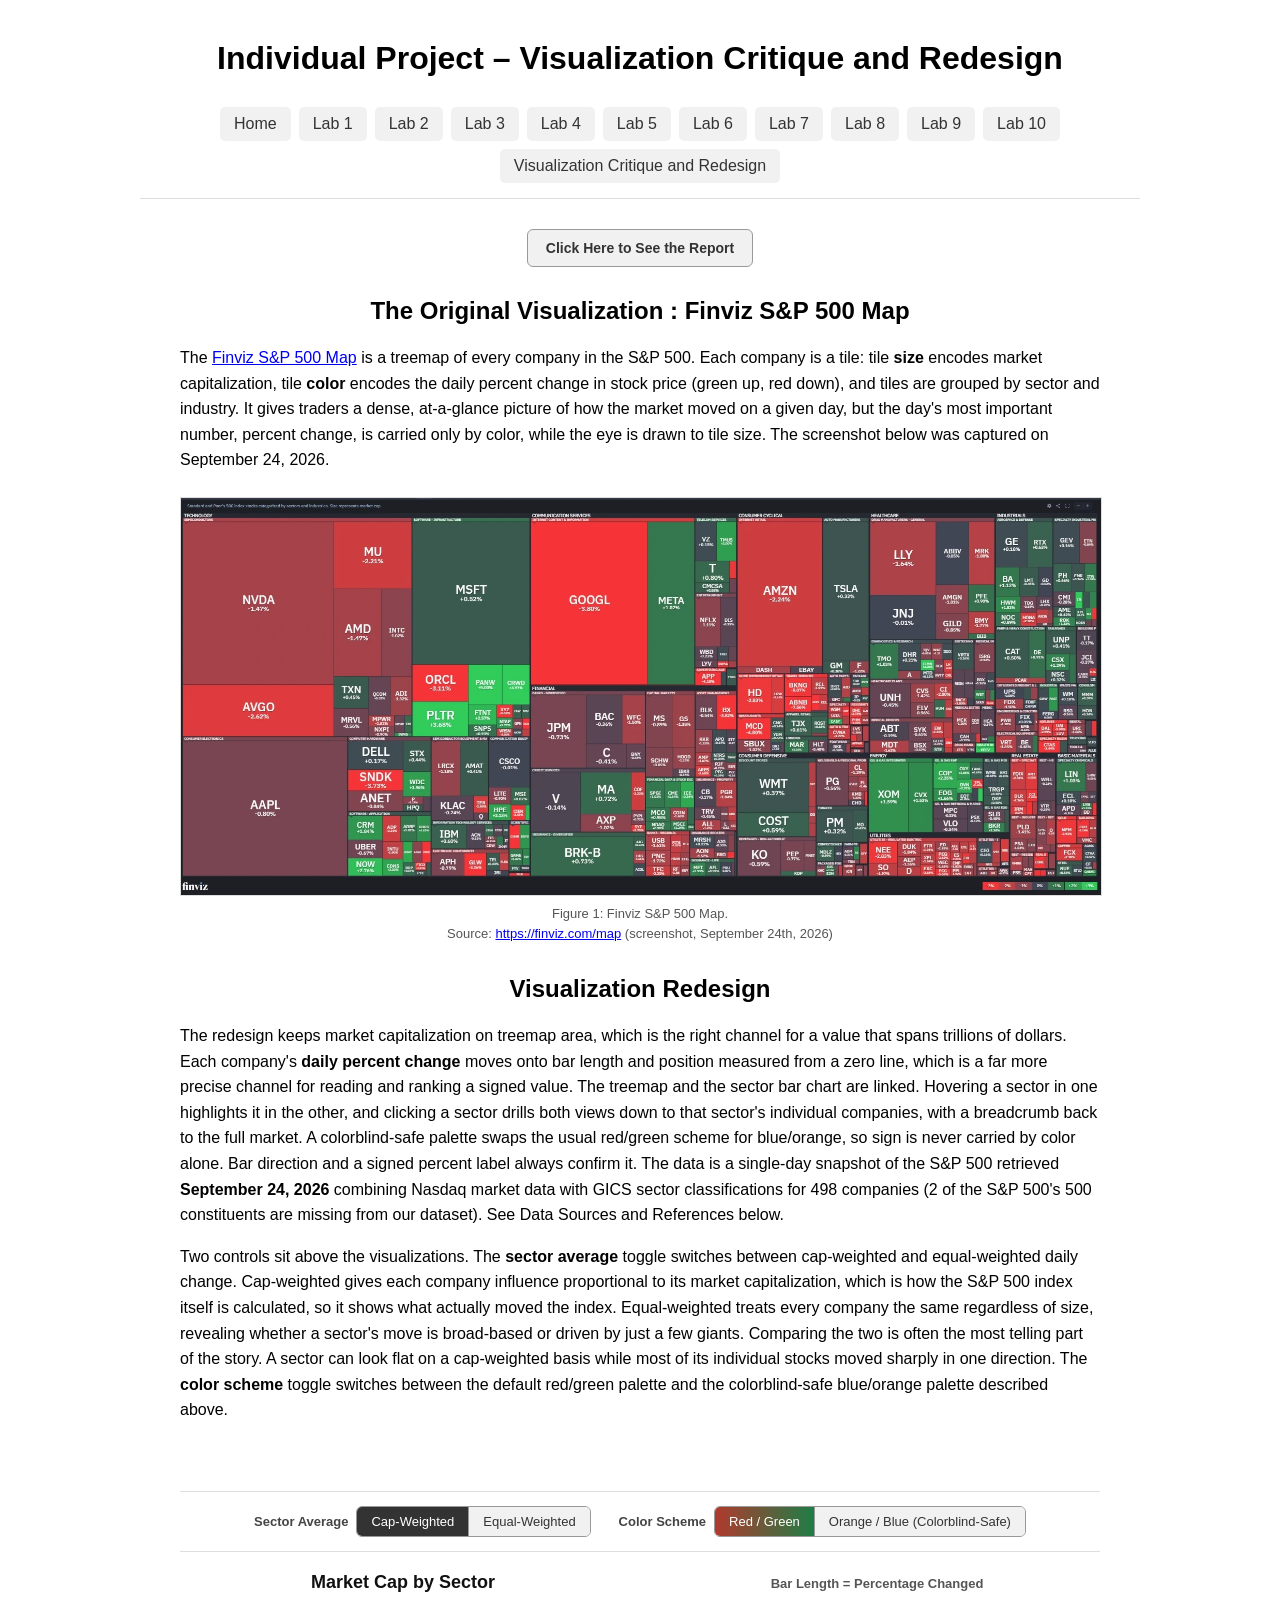
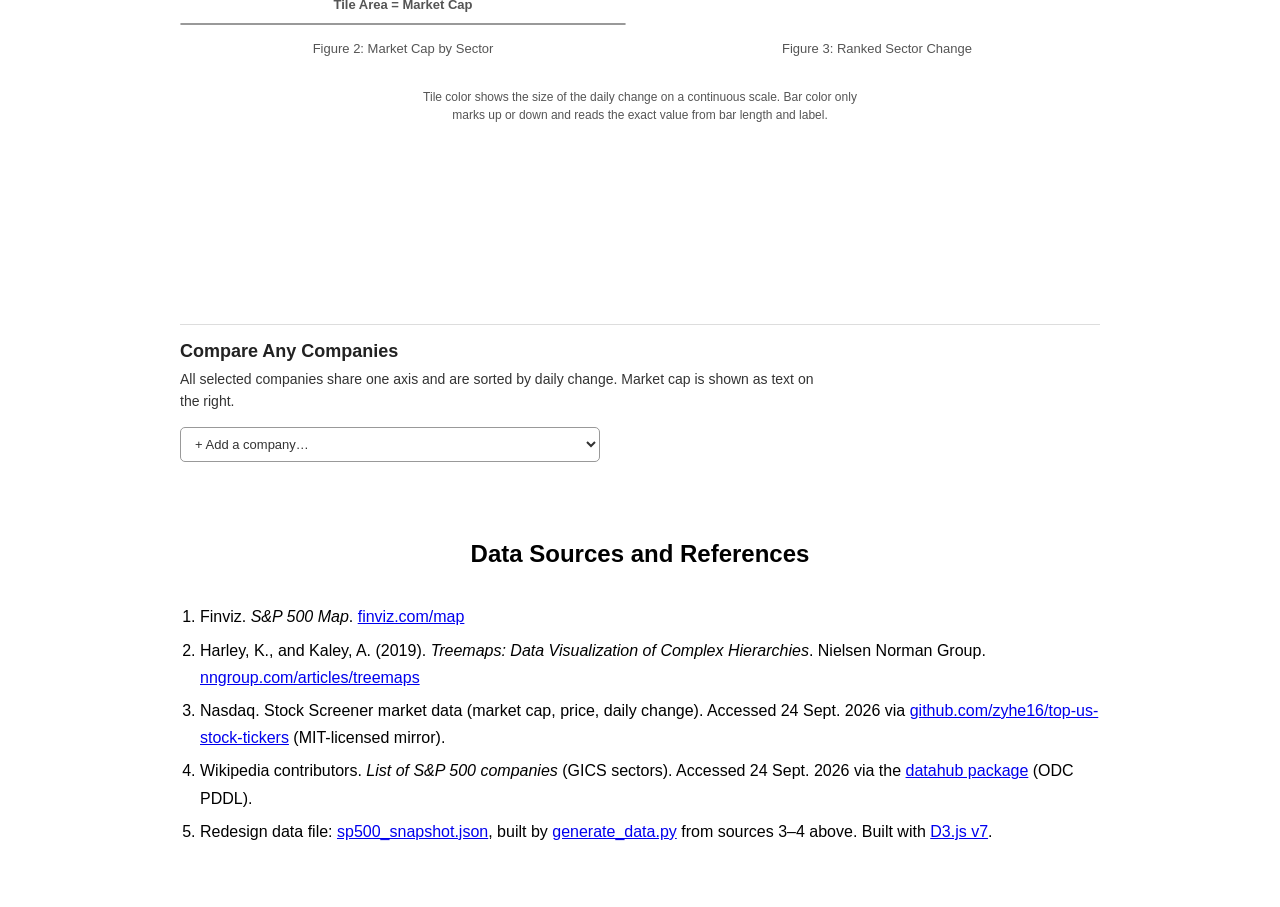
<file: Individual Project – Visualization Critique and Redesign/index.html>
<!DOCTYPE html>
<html lang="en">

<head>
    <meta charset="UTF-8">
    <meta name="viewport"
          content="width=device-width, initial-scale=1.0">
    <link rel="stylesheet" href="../css/style.css">
    <link rel="stylesheet" href="css/redesign.css?v=5">
    <link rel="stylesheet" href="css/report.css?v=2">
    <title>Visualization Critique and Redesign</title>
</head>

<body>

    <h1>Individual Project &ndash; Visualization Critique and Redesign</h1>

    <nav class="lab-nav">
        <a href="../index.html">Home</a>
        <a href="../LAB 1/index.html">Lab 1</a>
        <a href="../LAB 2/index.html">Lab 2</a>
        <a href="../LAB 3/index.html">Lab 3</a>
        <a href="../LAB 4/index.html">Lab 4</a>
        <a href="../LAB 5/index.html">Lab 5</a>
        <a href="../LAB 6/index.html">Lab 6</a>
        <a href="../LAB 7/index.html">Lab 7</a>
        <a href="../LAB 8/index.html">Lab 8</a>
        <a href="../LAB 9/index.html">Lab 9</a>
        <a href="../LAB 10/index.html">Lab 10</a>
        <a href="index.html">Visualization Critique and Redesign</a>
    </nav>

    <div class="report-toolbar">
        <a href="report.html" class="report-btn">Click Here to See the Report</a>
    </div>

    <!-- 1. Original visualization -->
    <h2>The Original Visualization : Finviz S&amp;P 500 Map</h2>

    <div class="intro">
        <p>
            The <a href="https://finviz.com/map" target="_blank">Finviz S&amp;P 500 Map</a>
            is a treemap of every company in the S&amp;P 500. Each company is a tile:
            tile <b>size</b> encodes market capitalization, tile <b>color</b> encodes the
            daily percent change in stock price (green up, red down), and tiles are grouped
            by sector and industry. It gives traders a dense, at-a-glance picture of how the
            market moved on a given day, but the day's most important number, percent
            change, is carried only by color, while the eye is drawn to tile size. The
            screenshot below was captured on September 24, 2026.
        </p>
    </div>

    <figure class="original-figure">
        <img src="images/finviz_map.webp"
             alt="Screenshot of the Finviz S&amp;P 500 Map: a treemap of company tiles sized by market cap and colored red to green by daily percent change">
        <figcaption class="figure-caption">
            <div class="cap-title">Figure 1: Finviz S&amp;P 500 Map.</div>
            <div>Source: <a href="https://finviz.com/map" target="_blank">https://finviz.com/map</a> (screenshot, September 24th, 2026)</div>
        </figcaption>
    </figure>

    <!-- 2. Redesign -->
    <h2>Visualization Redesign</h2>

    <div class="intro">
        <p>
            The redesign keeps market capitalization on treemap area, which is the right
            channel for a value that spans trillions of dollars. Each company's
            <b>daily percent change</b> moves onto bar length and position measured from a
            zero line, which is a far more precise channel for reading and ranking a signed
            value. The treemap and the sector bar chart are linked. Hovering a sector in one
            highlights it in the other, and clicking a sector drills both views down to that
            sector's individual companies, with a breadcrumb back to the full market. A
            colorblind-safe palette swaps the usual red/green scheme for blue/orange, so sign
            is never carried by color alone. Bar direction and a signed percent label always
            confirm it. The data is a single-day snapshot of the S&amp;P 500 retrieved
            <b>September 24, 2026</b> combining Nasdaq market data with GICS sector
            classifications for 498 companies (2 of the S&amp;P 500's 500 constituents are
            missing from our dataset). See Data Sources and References below.
        </p>
        <p>
            Two controls sit above the visualizations. The <b>sector average</b> toggle
            switches between cap-weighted and equal-weighted daily change. Cap-weighted gives
            each company influence proportional to its market capitalization, which is how the
            S&amp;P 500 index itself is calculated, so it shows what actually moved the index.
            Equal-weighted treats every company the same regardless of size, revealing whether
            a sector's move is broad-based or driven by just a few giants. Comparing the two is
            often the most telling part of the story. A sector can look flat on a cap-weighted
            basis while most of its individual stocks moved sharply in one direction. The
            <b>color scheme</b> toggle switches between the default red/green palette and the
            colorblind-safe blue/orange palette described above.
        </p>
    </div>

    <div id="viz-app" class="viz-app">

        <div class="breadth">
            <div class="breadth-bar" id="breadth-bar"></div>
            <div class="index-move" id="index-move"></div>
            <div class="breadth-text" id="breadth-text"></div>
        </div>

        <div class="crumb" id="crumb"></div>

        <div class="controls-row">
            <div class="control-group">
                <span class="control-label">Sector Average</span>
                <span class="seg" id="weight-toggle">
                    <button data-value="cap" class="active">Cap-Weighted</button>
                    <button data-value="equal">Equal-Weighted</button>
                </span>
            </div>
            <div class="control-group">
                <span class="control-label">Color Scheme</span>
                <span class="seg palette-seg" id="palette-toggle">
                    <button data-value="finance" class="active">Red / Green</button>
                    <button data-value="colorblind">Orange / Blue (Colorblind-Safe)</button>
                </span>
            </div>
        </div>

        <div class="panels">
            <div class="panel bordered">
                <h4 id="treemap-title">Market Cap by Sector</h4>
                <div class="hint" id="treemap-hint">Tile Area = Market Cap</div>
                <div id="treemap"></div>
                <figcaption class="figure-caption">
                    <div class="cap-title">Figure 2: Market Cap by Sector</div>
                </figcaption>
            </div>
            <div class="panel">
                <h4 id="bars-title"></h4>
                <div class="hint" id="bars-hint">Bar Length = Percentage Changed</div>
                <div id="bars-axis"></div>
                <div class="bars-body" id="bars-body"></div>
                <figcaption class="figure-caption">
                    <div class="cap-title">Figure 3: Ranked Sector Change</div>
                </figcaption>
            </div>
        </div>

        <div class="legend">
            <p class="legend-text">
                Tile color shows the size of the daily change on a continuous scale. Bar color
                only marks up or down and reads the exact value from bar length and label.
            </p>
            <svg id="legend-svg"></svg>
        </div>

        <div class="compare">
            <h3>Compare Any Companies</h3>
            <div class="compare-lead">
                All selected companies share one axis and are sorted by daily change.
                Market cap is shown as text on the right.
            </div>
            <div class="picker">
                <select id="compare-select">
                    <option value="">+ Add a company&hellip;</option>
                </select>
            </div>
            <div class="chips" id="compare-chips"></div>
            <p class="viz-sub" id="compare-empty" style="display:none">No companies selected.</p>
            <div id="compare-axis"></div>
            <div class="bars-body no-scroll" id="compare-body"></div>
        </div>
    </div>

    <!-- 3. References -->
    <h2 class="refs-heading">Data Sources and References</h2>

    <ol class="refs">
        <li>Finviz. <i>S&amp;P 500 Map</i>. <a href="https://finviz.com/map" target="_blank">finviz.com/map</a></li>
        <li>Harley, K., and Kaley, A. (2019). <i>Treemaps: Data Visualization of Complex Hierarchies</i>. Nielsen Norman Group.
            <a href="https://www.nngroup.com/articles/treemaps/" target="_blank">nngroup.com/articles/treemaps</a></li>
        <li>Nasdaq. Stock Screener market data (market cap, price, daily change). Accessed 24 Sept. 2026 via
            <a href="https://github.com/zyhe16/top-us-stock-tickers" target="_blank">github.com/zyhe16/top-us-stock-tickers</a> (MIT-licensed mirror).</li>
        <li>Wikipedia contributors. <i>List of S&amp;P 500 companies</i> (GICS sectors). Accessed 24 Sept. 2026 via the
            <a href="https://github.com/datasets/s-and-p-500-companies" target="_blank">datahub package</a> (ODC PDDL).</li>
        <li>Redesign data file: <a href="data/sp500_snapshot.json">sp500_snapshot.json</a>, built by
            <a href="data/generate_data.py">generate_data.py</a> from sources 3&ndash;4 above. Built with
            <a href="https://d3js.org" target="_blank">D3.js v7</a>.</li>
    </ol>

    <script src="https://d3js.org/d3.v7.min.js"></script>
    <script src="js/color.js?v=4"></script>
    <script src="js/bars.js?v=3"></script>
    <script src="js/treemap.js?v=3"></script>
    <script src="js/compare.js?v=3"></script>
    <script src="js/main.js?v=4"></script>
</body>

</html>
</file>
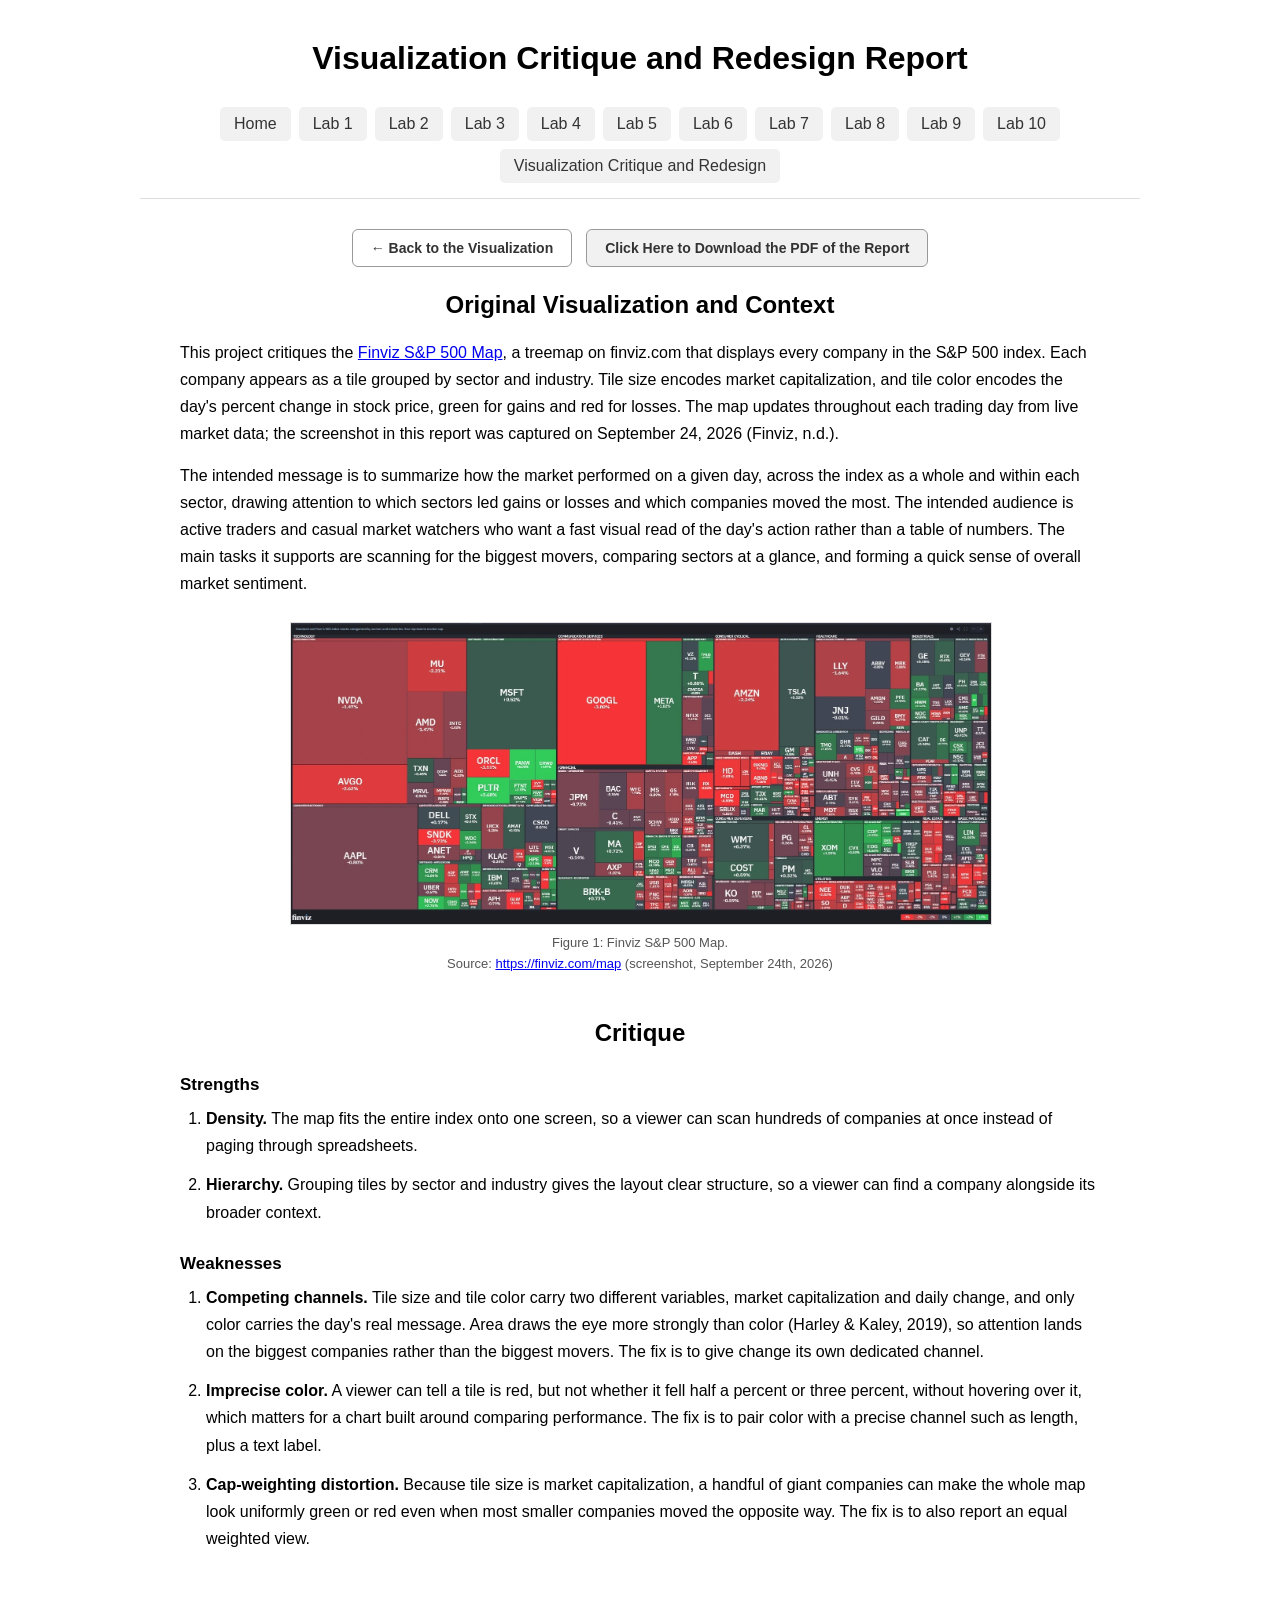
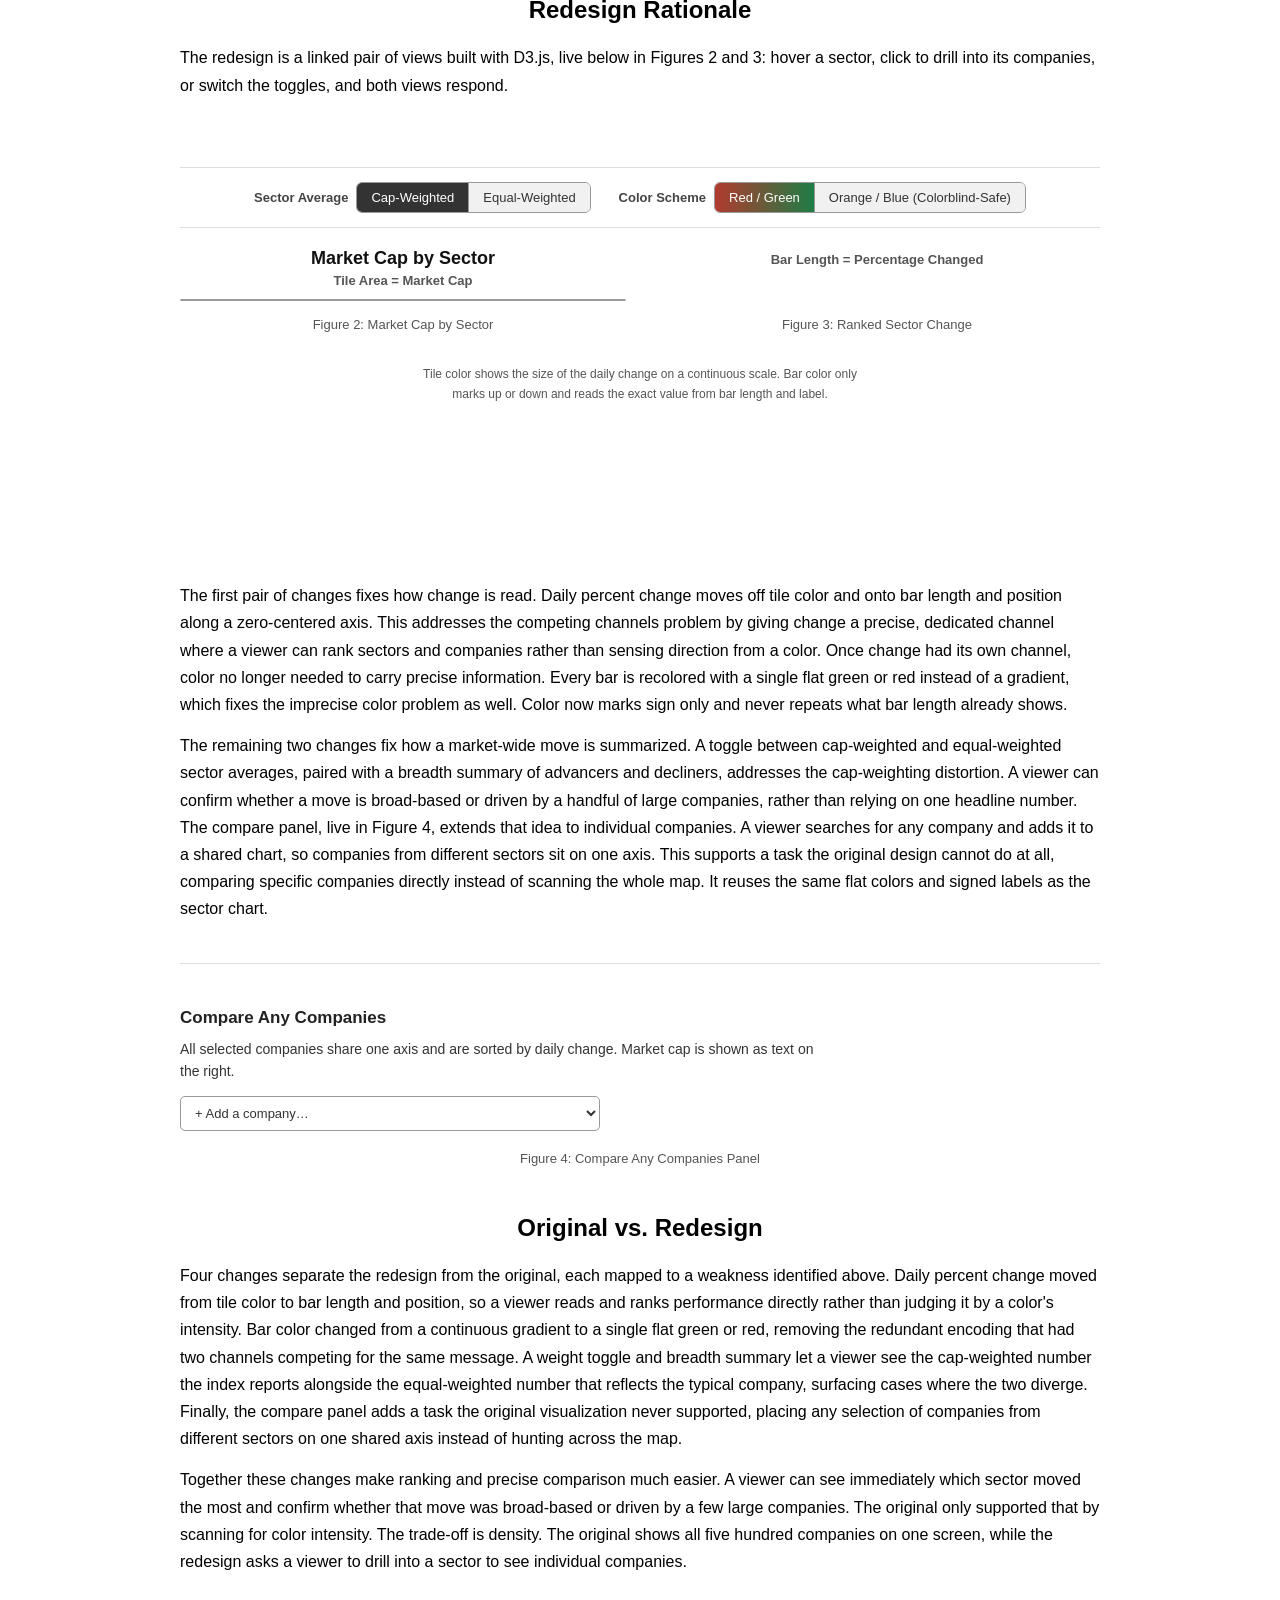
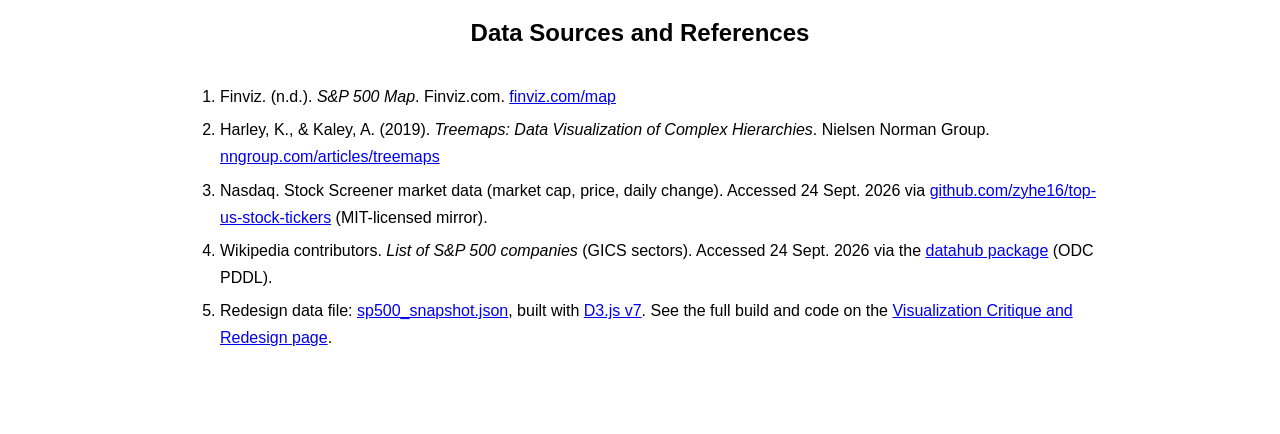
<file: Individual Project – Visualization Critique and Redesign/report.html>
<!DOCTYPE html>
<html lang="en">

<head>
    <meta charset="UTF-8">
    <meta name="viewport"
          content="width=device-width, initial-scale=1.0">
    <link rel="stylesheet" href="../css/style.css">
    <link rel="stylesheet" href="css/redesign.css?v=5">
    <link rel="stylesheet" href="css/report.css?v=2">
    <title>Visualization Critique and Redesign Report</title>
</head>

<body>

    <h1>Visualization Critique and Redesign Report</h1>

    <nav class="lab-nav">
        <a href="../index.html">Home</a>
        <a href="../LAB 1/index.html">Lab 1</a>
        <a href="../LAB 2/index.html">Lab 2</a>
        <a href="../LAB 3/index.html">Lab 3</a>
        <a href="../LAB 4/index.html">Lab 4</a>
        <a href="../LAB 5/index.html">Lab 5</a>
        <a href="../LAB 6/index.html">Lab 6</a>
        <a href="../LAB 7/index.html">Lab 7</a>
        <a href="../LAB 8/index.html">Lab 8</a>
        <a href="../LAB 9/index.html">Lab 9</a>
        <a href="../LAB 10/index.html">Lab 10</a>
        <a href="index.html">Visualization Critique and Redesign</a>
    </nav>

    <div class="report-toolbar">
        <a href="index.html" class="report-btn secondary">&larr; Back to the Visualization</a>
        <a href="https://duke.box.com/s/jelrm43y0qp7unk66un3c7e39e1jp7qf" target="_blank" rel="noopener" class="report-btn">
            Click Here to Download the PDF of the Report
        </a>
    </div>

    <div class="report">

        <h2>Original Visualization and Context</h2>
        <p>
            This project critiques the <a href="https://finviz.com/map" target="_blank">Finviz S&amp;P 500 Map</a>,
            a treemap on finviz.com that displays every company in the S&amp;P 500 index. Each company appears as
            a tile grouped by sector and industry. Tile size encodes market capitalization, and tile color encodes
            the day's percent change in stock price, green for gains and red for losses. The map updates
            throughout each trading day from live market data; the screenshot in this report was captured on
            September 24, 2026 (Finviz, n.d.).
        </p>
        <p>
            The intended message is to summarize how the market performed on a given day, across the index as a
            whole and within each sector, drawing attention to which sectors led gains or losses and which
            companies moved the most. The intended audience is active traders and casual market watchers who want
            a fast visual read of the day's action rather than a table of numbers. The main tasks it supports are
            scanning for the biggest movers, comparing sectors at a glance, and forming a quick sense of overall
            market sentiment.
        </p>

        <figure class="original-figure report-figure">
            <img src="images/finviz_map.webp"
                 alt="Screenshot of the Finviz S&amp;P 500 Map: a treemap of company tiles sized by market cap and colored red to green by daily percent change">
            <figcaption class="figure-caption">
                <div class="cap-title">Figure 1: Finviz S&amp;P 500 Map.</div>
                <div>Source: <a href="https://finviz.com/map" target="_blank">https://finviz.com/map</a> (screenshot, September 24th, 2026)</div>
            </figcaption>
        </figure>

        <h2>Critique</h2>

        <h3>Strengths</h3>
        <ol class="crit-list">
            <li>
                <b>Density.</b> The map fits the entire index onto one screen, so a viewer can scan hundreds of
                companies at once instead of paging through spreadsheets.
            </li>
            <li>
                <b>Hierarchy.</b> Grouping tiles by sector and industry gives the layout clear structure, so a
                viewer can find a company alongside its broader context.
            </li>
        </ol>

        <h3>Weaknesses</h3>
        <ol class="crit-list">
            <li>
                <b>Competing channels.</b> Tile size and tile color carry two different variables, market
                capitalization and daily change, and only color carries the day's real message. Area draws the
                eye more strongly than color (Harley &amp; Kaley, 2019), so attention lands on the biggest
                companies rather than the biggest movers. The fix is to give change its own dedicated channel.
            </li>
            <li>
                <b>Imprecise color.</b> A viewer can tell a tile is red, but not whether it fell half a percent
                or three percent, without hovering over it, which matters for a chart built around comparing
                performance. The fix is to pair color with a precise channel such as length, plus a text label.
            </li>
            <li>
                <b>Cap-weighting distortion.</b> Because tile size is market capitalization, a handful of giant
                companies can make the whole map look uniformly green or red even when most smaller companies
                moved the opposite way. The fix is to also report an equal weighted view.
            </li>
        </ol>

        <h2>Redesign Rationale</h2>
        <p>
            The redesign is a linked pair of views built with D3.js, live below in Figures 2 and 3: hover a
            sector, click to drill into its companies, or switch the toggles, and both views respond.
        </p>

        <div id="viz-app" class="viz-app">

            <div class="breadth">
                <div class="breadth-bar" id="breadth-bar"></div>
                <div class="index-move" id="index-move"></div>
                <div class="breadth-text" id="breadth-text"></div>
            </div>

            <div class="crumb" id="crumb"></div>

            <div class="controls-row">
                <div class="control-group">
                    <span class="control-label">Sector Average</span>
                    <span class="seg" id="weight-toggle">
                        <button data-value="cap" class="active">Cap-Weighted</button>
                        <button data-value="equal">Equal-Weighted</button>
                    </span>
                </div>
                <div class="control-group">
                    <span class="control-label">Color Scheme</span>
                    <span class="seg palette-seg" id="palette-toggle">
                        <button data-value="finance" class="active">Red / Green</button>
                        <button data-value="colorblind">Orange / Blue (Colorblind-Safe)</button>
                    </span>
                </div>
            </div>

            <div class="panels">
                <div class="panel bordered">
                    <h4 id="treemap-title">Market Cap by Sector</h4>
                    <div class="hint" id="treemap-hint">Tile Area = Market Cap</div>
                    <div id="treemap"></div>
                    <figcaption class="figure-caption">
                        <div class="cap-title">Figure 2: Market Cap by Sector</div>
                    </figcaption>
                </div>
                <div class="panel">
                    <h4 id="bars-title"></h4>
                    <div class="hint" id="bars-hint">Bar Length = Percentage Changed</div>
                    <div id="bars-axis"></div>
                    <div class="bars-body" id="bars-body"></div>
                    <figcaption class="figure-caption">
                        <div class="cap-title">Figure 3: Ranked Sector Change</div>
                    </figcaption>
                </div>
            </div>

            <div class="legend">
                <p class="legend-text">
                    Tile color shows the size of the daily change on a continuous scale. Bar color
                    only marks up or down and reads the exact value from bar length and label.
                </p>
                <svg id="legend-svg"></svg>
            </div>

        </div>

        <p>
            The first pair of changes fixes how change is read. Daily percent change moves off tile color and
            onto bar length and position along a zero-centered axis. This addresses the competing channels
            problem by giving change a precise, dedicated channel where a viewer can rank sectors and companies
            rather than sensing direction from a color. Once change had its own channel, color no longer needed
            to carry precise information. Every bar is recolored with a single flat green or red instead of a
            gradient, which fixes the imprecise color problem as well. Color now marks sign only and never
            repeats what bar length already shows.
        </p>
        <p>
            The remaining two changes fix how a market-wide move is summarized. A toggle between cap-weighted and
            equal-weighted sector averages, paired with a breadth summary of advancers and decliners, addresses
            the cap-weighting distortion. A viewer can confirm whether a move is broad-based or driven by a
            handful of large companies, rather than relying on one headline number. The compare panel, live in
            Figure 4, extends that idea to individual companies. A viewer searches for any company and adds it to
            a shared chart, so companies from different sectors sit on one axis. This supports a task the
            original design cannot do at all, comparing specific companies directly instead of scanning the whole
            map. It reuses the same flat colors and signed labels as the sector chart.
        </p>

        <div class="viz-app">
            <div class="compare">
                <h3>Compare Any Companies</h3>
                <div class="compare-lead">
                    All selected companies share one axis and are sorted by daily change.
                    Market cap is shown as text on the right.
                </div>
                <div class="picker">
                    <select id="compare-select">
                        <option value="">+ Add a company&hellip;</option>
                    </select>
                </div>
                <div class="chips" id="compare-chips"></div>
                <p class="viz-sub" id="compare-empty" style="display:none">No companies selected.</p>
                <div id="compare-axis"></div>
                <div class="bars-body no-scroll" id="compare-body"></div>
                <figcaption class="figure-caption">
                    <div class="cap-title">Figure 4: Compare Any Companies Panel</div>
                </figcaption>
            </div>
        </div>

        <h2>Original vs. Redesign</h2>
        <p>
            Four changes separate the redesign from the original, each mapped to a weakness identified above.
            Daily percent change moved from tile color to bar length and position, so a viewer reads and ranks
            performance directly rather than judging it by a color's intensity. Bar color changed from a
            continuous gradient to a single flat green or red, removing the redundant encoding that had two
            channels competing for the same message. A weight toggle and breadth summary let a viewer see the
            cap-weighted number the index reports alongside the equal-weighted number that reflects the typical
            company, surfacing cases where the two diverge. Finally, the compare panel adds a task the original
            visualization never supported, placing any selection of companies from different sectors on one
            shared axis instead of hunting across the map.
        </p>
        <p>
            Together these changes make ranking and precise comparison much easier. A viewer can see immediately
            which sector moved the most and confirm whether that move was broad-based or driven by a few large
            companies. The original only supported that by scanning for color intensity. The trade-off is
            density. The original shows all five hundred companies on one screen, while the redesign asks a
            viewer to drill into a sector to see individual companies.
        </p>

        <h2 class="refs-heading">Data Sources and References</h2>
        <ol class="refs">
            <li>Finviz. (n.d.). <i>S&amp;P 500 Map</i>. Finviz.com. <a href="https://finviz.com/map" target="_blank">finviz.com/map</a></li>
            <li>Harley, K., &amp; Kaley, A. (2019). <i>Treemaps: Data Visualization of Complex Hierarchies</i>. Nielsen Norman Group.
                <a href="https://www.nngroup.com/articles/treemaps/" target="_blank">nngroup.com/articles/treemaps</a></li>
            <li>Nasdaq. Stock Screener market data (market cap, price, daily change). Accessed 24 Sept. 2026 via
                <a href="https://github.com/zyhe16/top-us-stock-tickers" target="_blank">github.com/zyhe16/top-us-stock-tickers</a> (MIT-licensed mirror).</li>
            <li>Wikipedia contributors. <i>List of S&amp;P 500 companies</i> (GICS sectors). Accessed 24 Sept. 2026 via the
                <a href="https://github.com/datasets/s-and-p-500-companies" target="_blank">datahub package</a> (ODC PDDL).</li>
            <li>Redesign data file: <a href="data/sp500_snapshot.json">sp500_snapshot.json</a>, built with
                <a href="https://d3js.org" target="_blank">D3.js v7</a>. See the full build and code on the
                <a href="index.html">Visualization Critique and Redesign page</a>.</li>
        </ol>

    </div>

    <script src="https://d3js.org/d3.v7.min.js"></script>
    <script src="js/color.js?v=4"></script>
    <script src="js/bars.js?v=3"></script>
    <script src="js/treemap.js?v=3"></script>
    <script src="js/compare.js?v=3"></script>
    <script src="js/main.js?v=4"></script>

</body>

</html>
</file>
<file: css/style.css>
body {
    font-family: Arial, sans-serif;
    max-width: 1000px;
    margin: 40px auto;
    padding: 0 20px;
    text-align: center;
}

h1 {
    font-size: 32px;
}

h2 {
    margin-top: 30px;
}

p {
    line-height: 1.6;
}

#chart {
    margin-top: 30px;
    display: flex;
    justify-content: center;
}

.lab-nav {
    display: flex;
    flex-wrap: wrap;
    justify-content: center;
    gap: 8px;
    margin: 30px 0;
    padding-bottom: 15px;
    border-bottom: 1px solid #ddd;
}

.lab-nav a {
    padding: 8px 14px;
    text-decoration: none;
    background: #f1f1f1;
    color: #333;
    border-radius: 5px;
}

.lab-nav a:hover {
    background: #333;
    color: white;
}

.bar {
    fill: steelblue;
}

.bar:hover {
    fill: #2a5d84;
}

.label {
    font-size: 12px;
    fill: #333;
}

.viz-row {
    display: flex;
    flex-wrap: wrap;
    justify-content: center;
    gap: 40px;
    text-align: left;
}

.viz-col {
    max-width: 460px;
}

.chart1-wrap {
    display: flex;
    align-items: flex-start;
    justify-content: center;
}

.legend-panel {
    font-size: 12px;
    flex-shrink: 0;
}

#chart2 {
    display: flex;
    flex-wrap: wrap;
    justify-content: center;
    gap: 10px;
}

.facet-title {
    font-size: 13px;
    font-weight: bold;
    text-align: center;
}

.facet-axis-label {
    font-size: 9px;
    fill: #555;
}

.gradient-legend {
    width: 100%;
    text-align: center;
    margin-top: 8px;
    font-size: 12px;
}

.legend-title {
    margin-bottom: 2px;
}

.dataset-section {
    text-align: left;
}

.filters {
    display: flex;
    flex-wrap: wrap;
    gap: 12px;
    margin: 20px 0;
}

.filters label {
    display: flex;
    flex-direction: column;
    font-size: 12px;
}

.filters input,
.filters select {
    padding: 4px;
    font-size: 13px;
}

.table-container {
    max-height: 500px;
    overflow: auto;
    border: 1px solid #ddd;
}

table {
    border-collapse: collapse;
    width: 100%;
    font-size: 13px;
}

th,
td {
    padding: 6px 10px;
    border-bottom: 1px solid #eee;
    text-align: left;
    white-space: nowrap;
}

th {
    background: #f1f1f1;
    position: sticky;
    top: 0;
    cursor: pointer;
    user-select: none;
}

th:hover {
    background: #e0e0e0;
}

th.sorted-asc::after {
    content: " \25B2";
}

th.sorted-desc::after {
    content: " \25BC";
}

.tooltip {
    position: absolute;
    background: white;
    border: 1px solid #aaa;
    padding: 8px 10px;
    border-radius: 4px;
    pointer-events: none;
    opacity: 0;
    font-size: 14px;
}
</file>
<file: Individual Project – Visualization Critique and Redesign/css/redesign.css>
/* Styles for the Visualization Critique and Redesign page.
   Site-wide look comes from ../css/style.css; this file only adds the redesign. */

/* Shared reading column: the intro text, the original figure, the redesign
   app, and the references all line up on this same left/right edge. */
:root {
    --col-width: 920px;
}

.intro {
    max-width: var(--col-width);
    margin: 0 auto;
    text-align: left;
}

.original-figure {
    max-width: var(--col-width);
    margin: 24px auto;
}

.original-figure img {
    display: block;
    width: 100%;
    height: auto;
    border: 1px solid #ddd;
}

.figure-caption {
    font-size: 13px;
    color: #555;
    text-align: center;
    margin-top: 8px;
    line-height: 1.6;
}


/* ---------- Redesign app ---------- */

.viz-app {
    text-align: left;
    max-width: var(--col-width);
    margin: 20px auto 0;
    font-size: 14px;
    color: #222;
}

.viz-sub {
    color: #666;
    font-size: 13px;
}

/* Sector-average and color-scheme toggles, centered above the two
   visualizations so they read as controls for both at once. */
.controls-row {
    display: flex;
    flex-wrap: wrap;
    justify-content: center;
    align-items: center;
    gap: 28px;
    margin: 22px 0 20px;
    padding: 14px 0;
    border-top: 1px solid #ddd;
    border-bottom: 1px solid #ddd;
}

.control-group {
    display: flex;
    align-items: center;
    gap: 8px;
}

.control-label {
    font-size: 13px;
    font-weight: bold;
    color: #444;
}

.seg {
    display: inline-flex;
    border: 1px solid #999;
    border-radius: 6px;
    overflow: hidden;
}

.seg button {
    font: inherit;
    font-size: 13px;
    padding: 7px 14px;
    border: none;
    background: #f1f1f1;
    color: #333;
    cursor: pointer;
}

.seg button + button {
    border-left: 1px solid #999;
}

.seg button.active {
    background: #333;
    color: #fff;
}

/* Palette toggle: the active button is tinted with the palette it turns on,
   so the control itself previews the choice instead of a flat black/white. */
.palette-seg button[data-value="finance"].active {
    background: linear-gradient(90deg, #b03a2e, #1e7d46);
    color: #fff;
}

.palette-seg button[data-value="colorblind"].active {
    background: linear-gradient(90deg, #d95f02, #2166ac);
    color: #fff;
}

/* breadth summary */
.breadth {
    margin-top: 14px;
    display: grid;
    grid-template-columns: 1fr auto;
    gap: 6px 20px;
    align-items: center;
}

.breadth-bar {
    display: flex;
    height: 20px;
    border-radius: 3px;
    overflow: hidden;
    font-size: 11px;
    font-weight: bold;
}

.breadth-bar div {
    display: flex;
    align-items: center;
    padding: 0 6px;
    white-space: nowrap;
    overflow: hidden;
}

.breadth-text,
.index-move {
    font-size: 13px;
    color: #444;
}

.legend {
    max-width: 460px;
    margin: 28px auto 0;
    text-align: center;
}

.legend-text {
    margin: 0;
    font-size: 12px;
    color: #555;
    line-height: 1.5;
}

/* A fixed width, centered independently of the text above it, so the bar's
   true center always lines up with the paragraph's center regardless of how
   the text happens to wrap. (#id beats the generic ".viz-app svg" rule.) */
#legend-svg {
    display: block;
    width: 320px !important;
    max-width: 100%;
    height: auto;
    margin: 10px auto 0;
}

/* linked views: side by side, so hovering or drilling into one is easy
   to read against the other */
.panels {
    display: grid;
    grid-template-columns: 1fr 1fr;
    gap: 28px;
    margin-top: 16px;
    align-items: stretch;
}

/* Grid items stretch to the same row height by default; pinning each
   panel's caption to the bottom of that shared height keeps Figure 2 and
   Figure 3 lined up even when the treemap and the bar chart are different
   heights. */
.panel {
    display: flex;
    flex-direction: column;
}

.panel .figure-caption {
    margin-top: auto;
    padding-top: 14px;
}

.panel h4 {
    margin: 0 0 4px;
    font-size: 18px;
    text-align: center;
    color: #111;
}

.panel .hint {
    font-size: 13px;
    font-weight: bold;
    color: #555;
    text-align: center;
    margin-bottom: 10px;
    min-height: 16px;
}

.panel.bordered #treemap {
    border: 1px solid #999;
    border-radius: 4px;
    overflow: hidden;
}

.crumb {
    font-size: 13px;
    margin: 14px 0 0;
}

.crumb a {
    color: #1a5fb4;
    cursor: pointer;
    text-decoration: underline;
}

.bars-body {
    max-height: 500px;
    overflow-y: auto;
}

.bars-body.no-scroll {
    max-height: none;
    overflow: visible;
}

.viz-app svg {
    display: block;
    width: 100%;
    height: auto;
    font-family: Arial, sans-serif;
}

.tile rect,
.row .hit,
.header-strip {
    cursor: pointer;
}

.tile text,
.row text {
    pointer-events: none;
}

.axis text {
    font-size: 11px;
    fill: #555;
}

.axis path,
.axis line {
    stroke: #bbb;
}

.zero-line {
    stroke: #333;
    stroke-width: 1.2;
}

/* compare panel */
.compare {
    margin-top: 40px;
    padding-top: 16px;
    border-top: 1px solid #ddd;
}

.compare h3 {
    margin: 0 0 6px;
    font-size: 18px;
}

.compare-lead {
    font-size: 14px;
    color: #333;
    line-height: 1.6;
    max-width: 640px;
}

.picker {
    max-width: 420px;
    margin: 14px 0 8px;
}

.picker select {
    width: 100%;
    box-sizing: border-box;
    font: inherit;
    font-size: 13px;
    padding: 8px 10px;
    border: 1px solid #999;
    border-radius: 5px;
    background: #fff;
    color: #333;
    cursor: pointer;
}

.chips {
    display: flex;
    flex-wrap: wrap;
    gap: 6px;
    margin-bottom: 10px;
}

.chip {
    display: inline-flex;
    align-items: center;
    gap: 4px;
    background: #f1f1f1;
    border: 1px solid #ddd;
    border-radius: 14px;
    padding: 3px 4px 3px 10px;
    font-size: 12px;
}

.chip button {
    border: none;
    background: none;
    cursor: pointer;
    font-size: 14px;
    line-height: 1;
    color: #666;
    padding: 0 4px;
}

.chip button:hover {
    color: #000;
}

#compare-axis,
#compare-body {
    max-width: 620px;
}

/* tooltip */
.tooltip {
    position: fixed;
    z-index: 10;
    pointer-events: none;
    background: #fff;
    border: 1px solid #ccc;
    border-radius: 5px;
    padding: 8px 10px;
    font-size: 12px;
    line-height: 1.5;
    box-shadow: 0 4px 12px rgba(0, 0, 0, 0.15);
    text-align: left;
    opacity: 0;
    max-width: 260px;
}

.refs-heading {
    margin-top: 70px;
}

.refs {
    text-align: left;
    display: inline-block;
    max-width: var(--col-width);
    line-height: 1.7;
}

.refs li {
    margin-bottom: 6px;
}

@media (max-width: 800px) {
    .panels {
        grid-template-columns: 1fr;
    }
}
</file>
<file: Individual Project – Visualization Critique and Redesign/css/report.css>
/* Styles specific to report.html. Shares the site stylesheet and
   redesign.css (column width, figure captions, references list). */

.report-toolbar {
    display: flex;
    flex-wrap: wrap;
    justify-content: center;
    align-items: center;
    gap: 14px;
    margin: 24px 0;
}

.report-btn {
    display: inline-block;
    padding: 10px 18px;
    border-radius: 6px;
    font-size: 14px;
    font-weight: bold;
    text-decoration: none;
    border: 1px solid #999;
    background: #f1f1f1;
    color: #333;
    cursor: pointer;
}

.report-btn:hover {
    background: #e2e2e2;
}

.report-btn.secondary {
    background: #fff;
}

.report-btn.disabled {
    opacity: 0.55;
    cursor: not-allowed;
    background: #f6f6f6;
}

.report-btn.disabled:hover {
    background: #f6f6f6;
}

.report {
    max-width: 920px;
    margin: 10px auto 60px;
    text-align: left;
}

.report h2 {
    text-align: center;
    margin-top: 44px;
}

.report h2:first-child {
    margin-top: 20px;
}

.report p {
    line-height: 1.7;
    margin: 14px 0;
}

.report h3 {
    margin: 28px 0 10px;
    font-size: 17px;
}

.crit-list {
    line-height: 1.7;
    padding-left: 26px;
    margin: 10px 0 20px;
}

.crit-list li {
    margin-bottom: 12px;
}

.report-figure {
    max-width: 700px;
}

.report-figure img {
    background: #fff;
}
</file>
